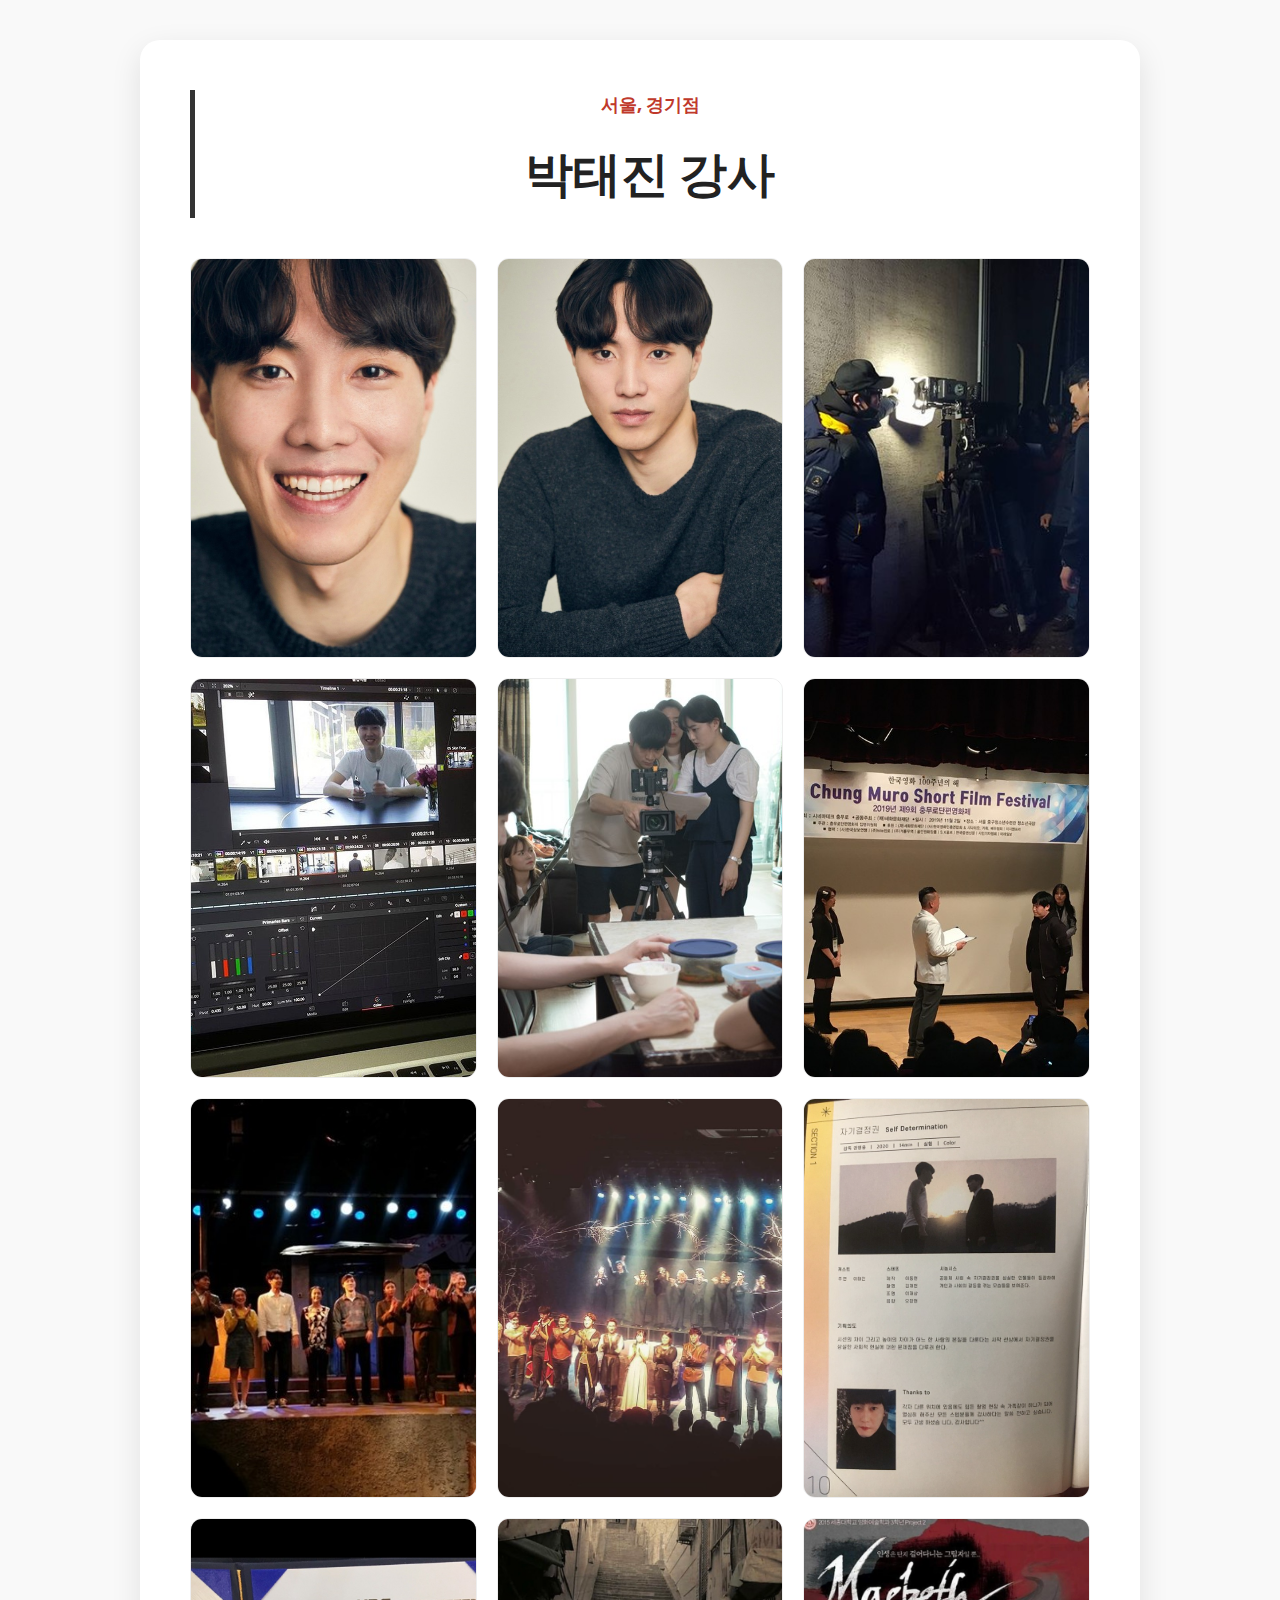
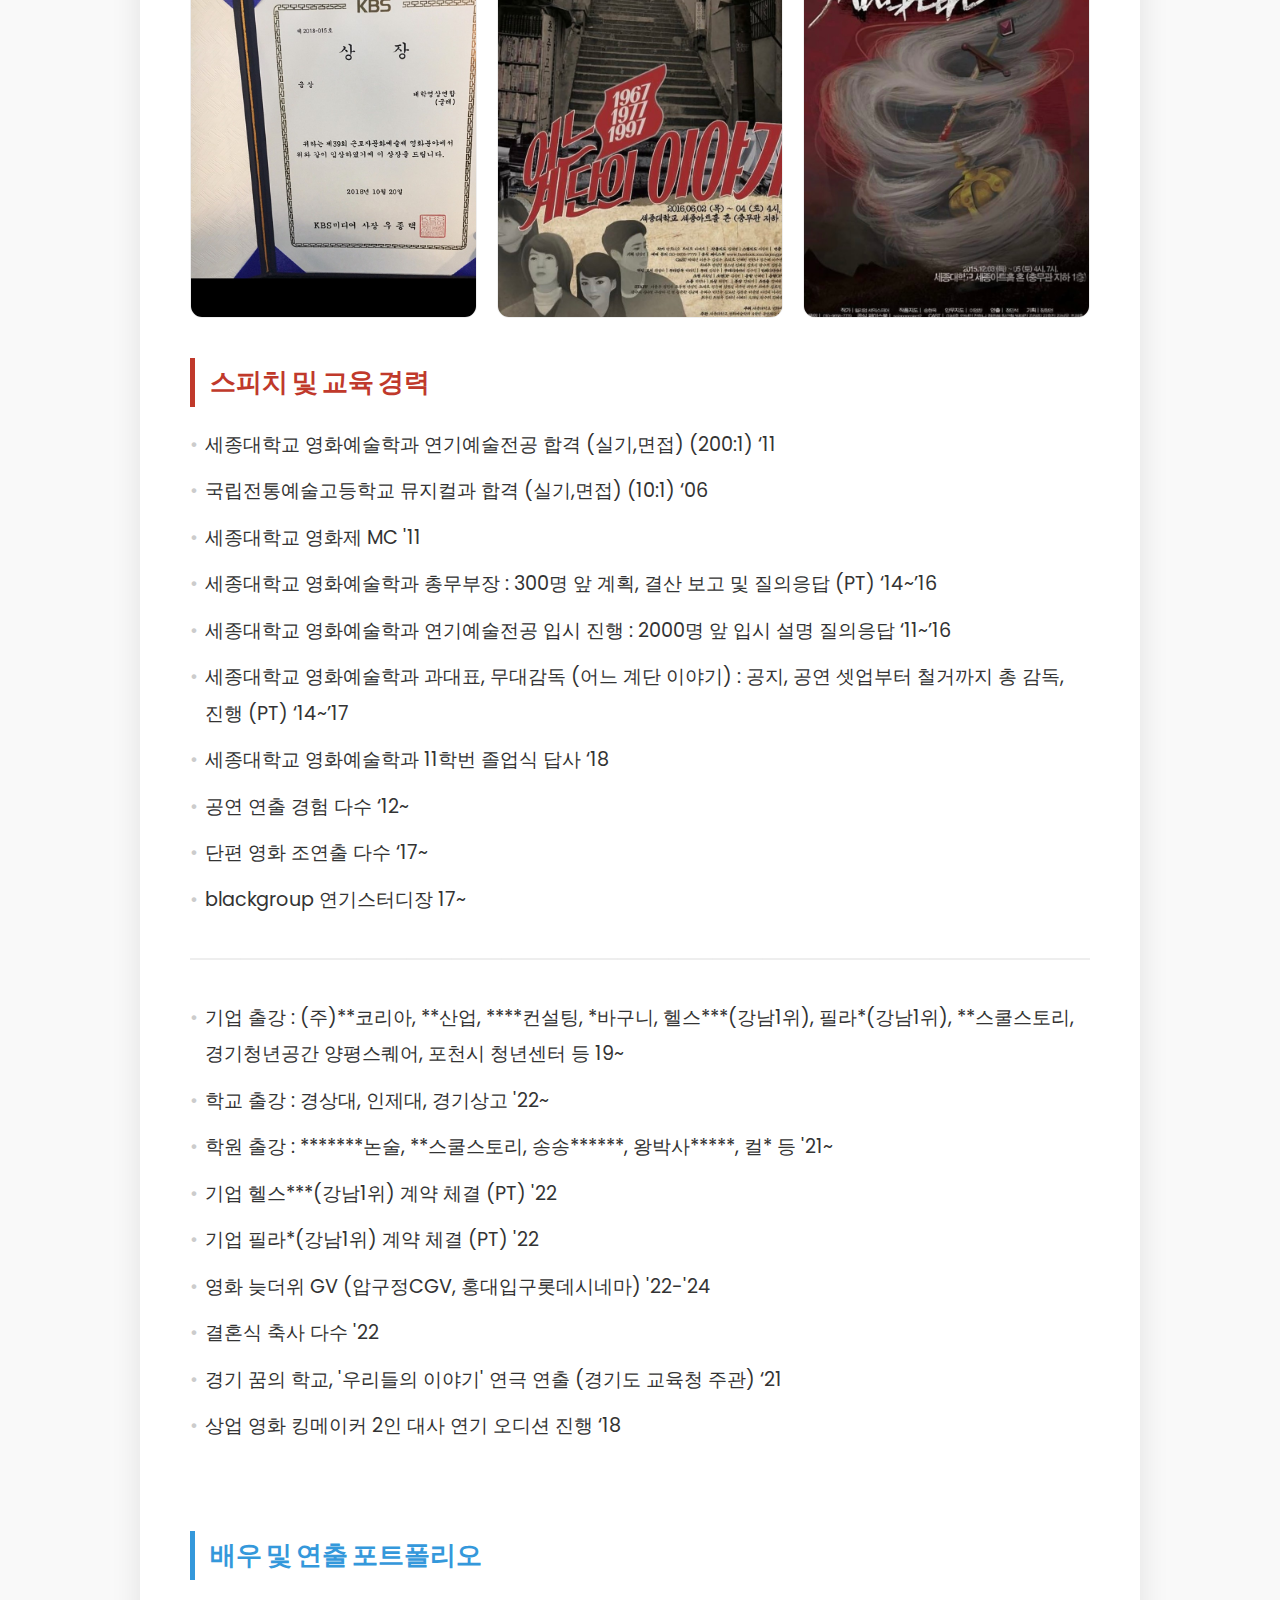
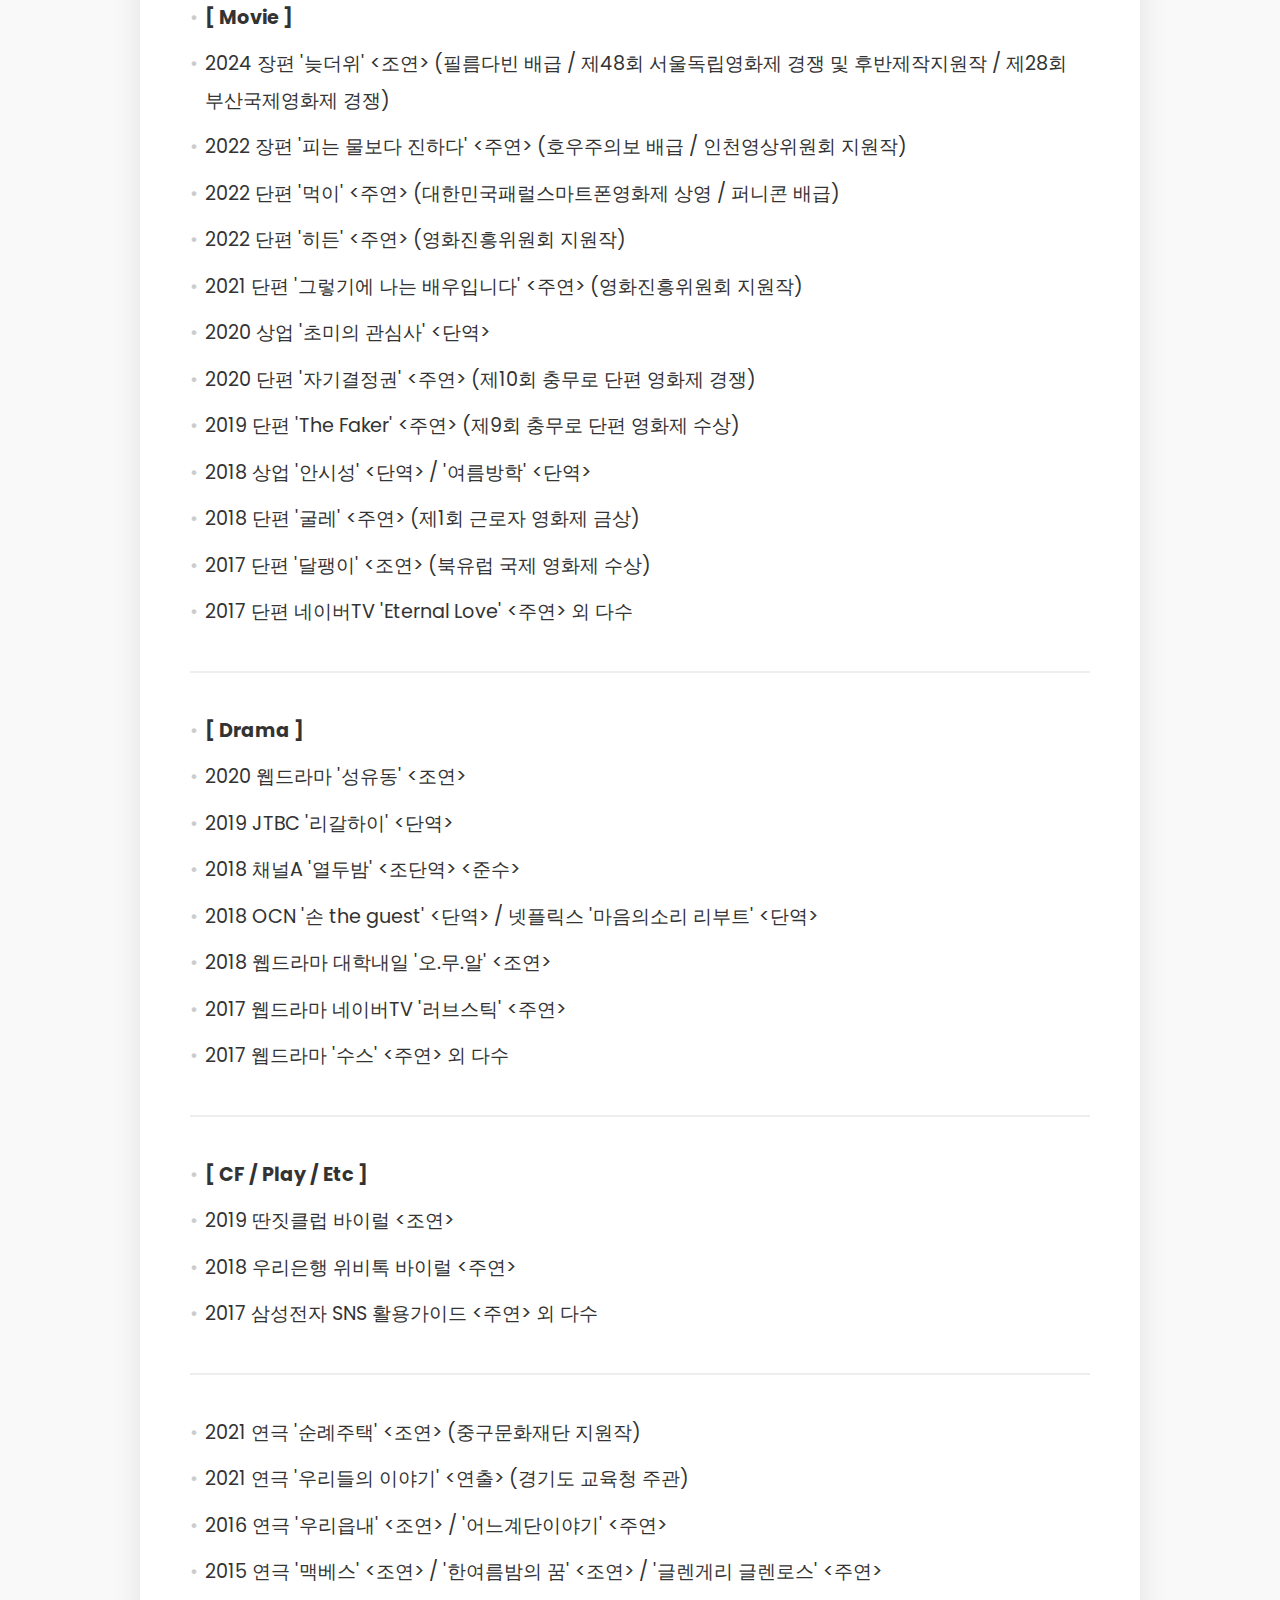
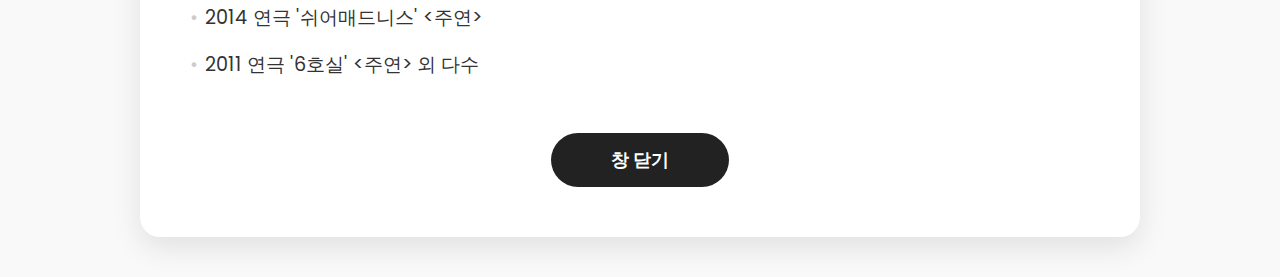
<file: teacher1.html>
<!DOCTYPE html>
<html lang="ko">

<head>
    <meta charset="UTF-8">
    <meta name="viewport" content="width=device-width, initial-scale=1.0">
    <title>박태진 강사 상세 프로필 | 스피치액트</title>
    <link rel="stylesheet" href="style.css">
    <style>
        body {
            padding: 40px 0;
            background: #f9f9f9;
            color: #333;
        }

        .detail-container {
            max-width: 1000px;
            margin: auto;
            background: #fff;
            padding: 50px;
            border-radius: 20px;
            box-shadow: 0 10px 30px rgba(0, 0, 0, 0.1);
        }

        .profile-header {
            text-align: center;
            margin-bottom: 40px;
        }

        .profile-header span {
            color: #c0392b;
            font-weight: 700;
            font-size: 1.1rem;
        }

        .profile-header h1 {
            font-size: 3rem;
            margin-top: 10px;
            color: #222;
        }

        .photo-grid {
            display: grid;
            grid-template-columns: repeat(auto-fill, minmax(280px, 1fr));
            gap: 20px;
            margin-bottom: 40px;
        }

        .photo-grid img {
            width: 100%;
            height: 400px;
            border-radius: 12px;
            object-fit: cover;
            border: 1px solid #eee;
        }

        .career-section {
            font-size: 1.2rem;
            line-height: 1.9;
        }

        /* 기본 글씨도 살짝 키웠습니다 */
        .section-title {
            font-size: 1.6rem;
            font-weight: 900;
            margin: 40px 0 20px;
            padding-left: 15px;
        }

        .red-title {
            color: #c0392b;
            border-left: 5px solid #c0392b;
        }

        .blue-title {
            color: #3498db;
            border-left: 5px solid #3498db;
        }

        .career-section p {
            margin-bottom: 10px;
            position: relative;
            padding-left: 15px;
        }

        .career-section p::before {
            content: '•';
            position: absolute;
            left: 0;
            color: #ccc;
        }

        .divider {
            margin: 40px 0;
            border-bottom: 2px dashed #eee;
        }

        .btn-area {
            text-align: center;
            margin-top: 50px;
        }

        .close-btn {
            padding: 15px 60px;
            background: #222;
            color: #fff;
            border: none;
            border-radius: 30px;
            cursor: pointer;
            font-size: 1.1rem;
            font-weight: bold;
        }

        /* 📱 모바일에서 확실하게 "우와 크다" 소리 나오게 수정 */
        @media (max-width: 600px) {

            /* 본문 글씨 크기 (기존보다 훨씬 크게) */
            .career-section {
                font-size: 18px !important;
                /* 픽셀(px)로 고정해서 확실히 키움 */
                line-height: 1.7;
            }

            /* 소제목 크기 (스피치 경력 등) */
            .section-title {
                font-size: 24px !important;
                margin: 40px 0 15px;
            }

            /* 프로필 상단 이름 */
            .profile-header h1 {
                font-size: 36px !important;
            }

            /* 지역 이름 (서울, 경기점) */
            .profile-header span {
                font-size: 18px !important;
            }
        }
    </style>
</head>

<body>

    <div class="detail-container">
        <div class="profile-header">
            <span>서울, 경기점</span>
            <h1>박태진 강사</h1>
        </div>

        <div class="photo-grid">
            <img src="images/teachers/teacher1/1-1.jpg" alt="박태진 강사 사진1">
            <img src="images/teachers/teacher1/1-2.jpg" alt="박태진 강사 사진2">
            <img src="images/teachers/teacher1/1-3.jpg" alt="박태진 강사 사진3">
            <img src="images/teachers/teacher1/1-4.jpg" alt="박태진 강사 사진4">
            <img src="images/teachers/teacher1/1-5.jpg" alt="박태진 강사 사진5">
            <img src="images/teachers/teacher1/1-6.jpg" alt="박태진 강사 사진6">
            <img src="images/teachers/teacher1/1-7.jpg" alt="박태진 강사 사진7">
            <img src="images/teachers/teacher1/1-8.jpg" alt="박태진 강사 사진8">
            <img src="images/teachers/teacher1/1-9.jpg" alt="박태진 강사 사진9">
            <img src="images/teachers/teacher1/1-10.jpg" alt="박태진 강사 사진10">
            <img src="images/teachers/teacher1/1-11.jpg" alt="박태진 강사 사진11">
            <img src="images/teachers/teacher1/1-12.jpg" alt="박태진 강사 사진12">
        </div>

        <div class="career-section">
            <h3 class="section-title red-title">스피치 및 교육 경력</h3>
            <p>세종대학교 영화예술학과 연기예술전공 합격 (실기,면접) (200:1) ‘11</p>
            <p>국립전통예술고등학교 뮤지컬과 합격 (실기,면접) (10:1) ‘06</p>
            <p>세종대학교 영화제 MC '11</p>
            <p>세종대학교 영화예술학과 총무부장 : 300명 앞 계획, 결산 보고 및 질의응답 (PT) ‘14~’16</p>
            <p>세종대학교 영화예술학과 연기예술전공 입시 진행 : 2000명 앞 입시 설명 질의응답 ‘11~’16</p>
            <p>세종대학교 영화예술학과 과대표, 무대감독 (어느 계단 이야기) : 공지, 공연 셋업부터 철거까지 총 감독, 진행 (PT) ‘14~’17</p>
            <p>세종대학교 영화예술학과 11학번 졸업식 답사 ‘18</p>
            <p>공연 연출 경험 다수 ‘12~</p>
            <p>단편 영화 조연출 다수 ‘17~</p>
            <p>blackgroup 연기스터디장 17~</p>

            <div class="divider"></div>

            <p>기업 출강 : (주)**코리아, **산업, ****컨설팅, *바구니, 헬스***(강남1위), 필라*(강남1위), **스쿨스토리, 경기청년공간 양평스퀘어, 포천시 청년센터 등 19~</p>
            <p>학교 출강 : 경상대, 인제대, 경기상고 '22~</p>
            <p>학원 출강 : *******논술, **스쿨스토리, 송송******, 왕박사*****, 컬* 등 '21~</p>
            <p>기업 헬스***(강남1위) 계약 체결 (PT) '22</p>
            <p>기업 필라*(강남1위) 계약 체결 (PT) '22</p>
            <p>영화 늦더위 GV (압구정CGV, 홍대입구롯데시네마) '22-'24</p>
            <p>결혼식 축사 다수 '22</p>
            <p>경기 꿈의 학교, '우리들의 이야기' 연극 연출 (경기도 교육청 주관) ‘21</p>
            <p>상업 영화 킹메이커 2인 대사 연기 오디션 진행 ‘18</p>

            <br>
            <h3 class="section-title blue-title">배우 및 연출 포트폴리오</h3>
            <p><strong>[ Movie ]</strong></p>
            <p>2024 장편 '늦더위' &lt;조연&gt; (필름다빈 배급 / 제48회 서울독립영화제 경쟁 및 후반제작지원작 / 제28회 부산국제영화제 경쟁)</p>
            <p>2022 장편 '피는 물보다 진하다' &lt;주연&gt; (호우주의보 배급 / 인천영상위원회 지원작)</p>
            <p>2022 단편 '먹이' &lt;주연&gt; (대한민국패럴스마트폰영화제 상영 / 퍼니콘 배급)</p>
            <p>2022 단편 '히든' &lt;주연&gt; (영화진흥위원회 지원작)</p>
            <p>2021 단편 '그렇기에 나는 배우입니다' &lt;주연&gt; (영화진흥위원회 지원작)</p>
            <p>2020 상업 '초미의 관심사' &lt;단역&gt;</p>
            <p>2020 단편 '자기결정권' &lt;주연&gt; (제10회 충무로 단편 영화제 경쟁)</p>
            <p>2019 단편 'The Faker' &lt;주연&gt; (제9회 충무로 단편 영화제 수상)</p>
            <p>2018 상업 '안시성' &lt;단역&gt; / '여름방학' &lt;단역&gt;</p>
            <p>2018 단편 '굴레' &lt;주연&gt; (제1회 근로자 영화제 금상)</p>
            <p>2017 단편 '달팽이' &lt;조연&gt; (북유럽 국제 영화제 수상)</p>
            <p>2017 단편 네이버TV 'Eternal Love' &lt;주연&gt; 외 다수</p>

            <div class="divider"></div>

            <p><strong>[ Drama ]</strong></p>
            <p>2020 웹드라마 '성유동' &lt;조연&gt;</p>
            <p>2019 JTBC '리갈하이' &lt;단역&gt;</p>
            <p>2018 채널A '열두밤' &lt;조단역&gt; &lt;준수&gt;</p>
            <p>2018 OCN '손 the guest' &lt;단역&gt; / 넷플릭스 '마음의소리 리부트' &lt;단역&gt;</p>
            <p>2018 웹드라마 대학내일 '오.무.알' &lt;조연&gt;</p>
            <p>2017 웹드라마 네이버TV '러브스틱' &lt;주연&gt;</p>
            <p>2017 웹드라마 '수스' &lt;주연&gt; 외 다수</p>

            <div class="divider"></div>

            <p><strong>[ CF / Play / Etc ]</strong></p>
            <p>2019 딴짓클럽 바이럴 &lt;조연&gt;</p>
            <p>2018 우리은행 위비톡 바이럴 &lt;주연&gt;</p>
            <p>2017 삼성전자 SNS 활용가이드 &lt;주연&gt; 외 다수</p>
            <div class="divider"></div>
            <p>2021 연극 '순례주택' &lt;조연&gt; (중구문화재단 지원작)</p>
            <p>2021 연극 '우리들의 이야기' &lt;연출&gt; (경기도 교육청 주관)</p>
            <p>2016 연극 '우리읍내' &lt;조연&gt; / '어느계단이야기' &lt;주연&gt;</p>
            <p>2015 연극 '맥베스' &lt;조연&gt; / '한여름밤의 꿈' &lt;조연&gt; / '글렌게리 글렌로스' &lt;주연&gt;</p>
            <p>2014 연극 '쉬어매드니스' &lt;주연&gt;</p>
            <p>2011 연극 '6호실' &lt;주연&gt; 외 다수</p>
        </div>

        <div class="btn-area">
            <button class="close-btn" onclick="window.close()">창 닫기</button>
        </div>
    </div>

</body>

</html>
</file>
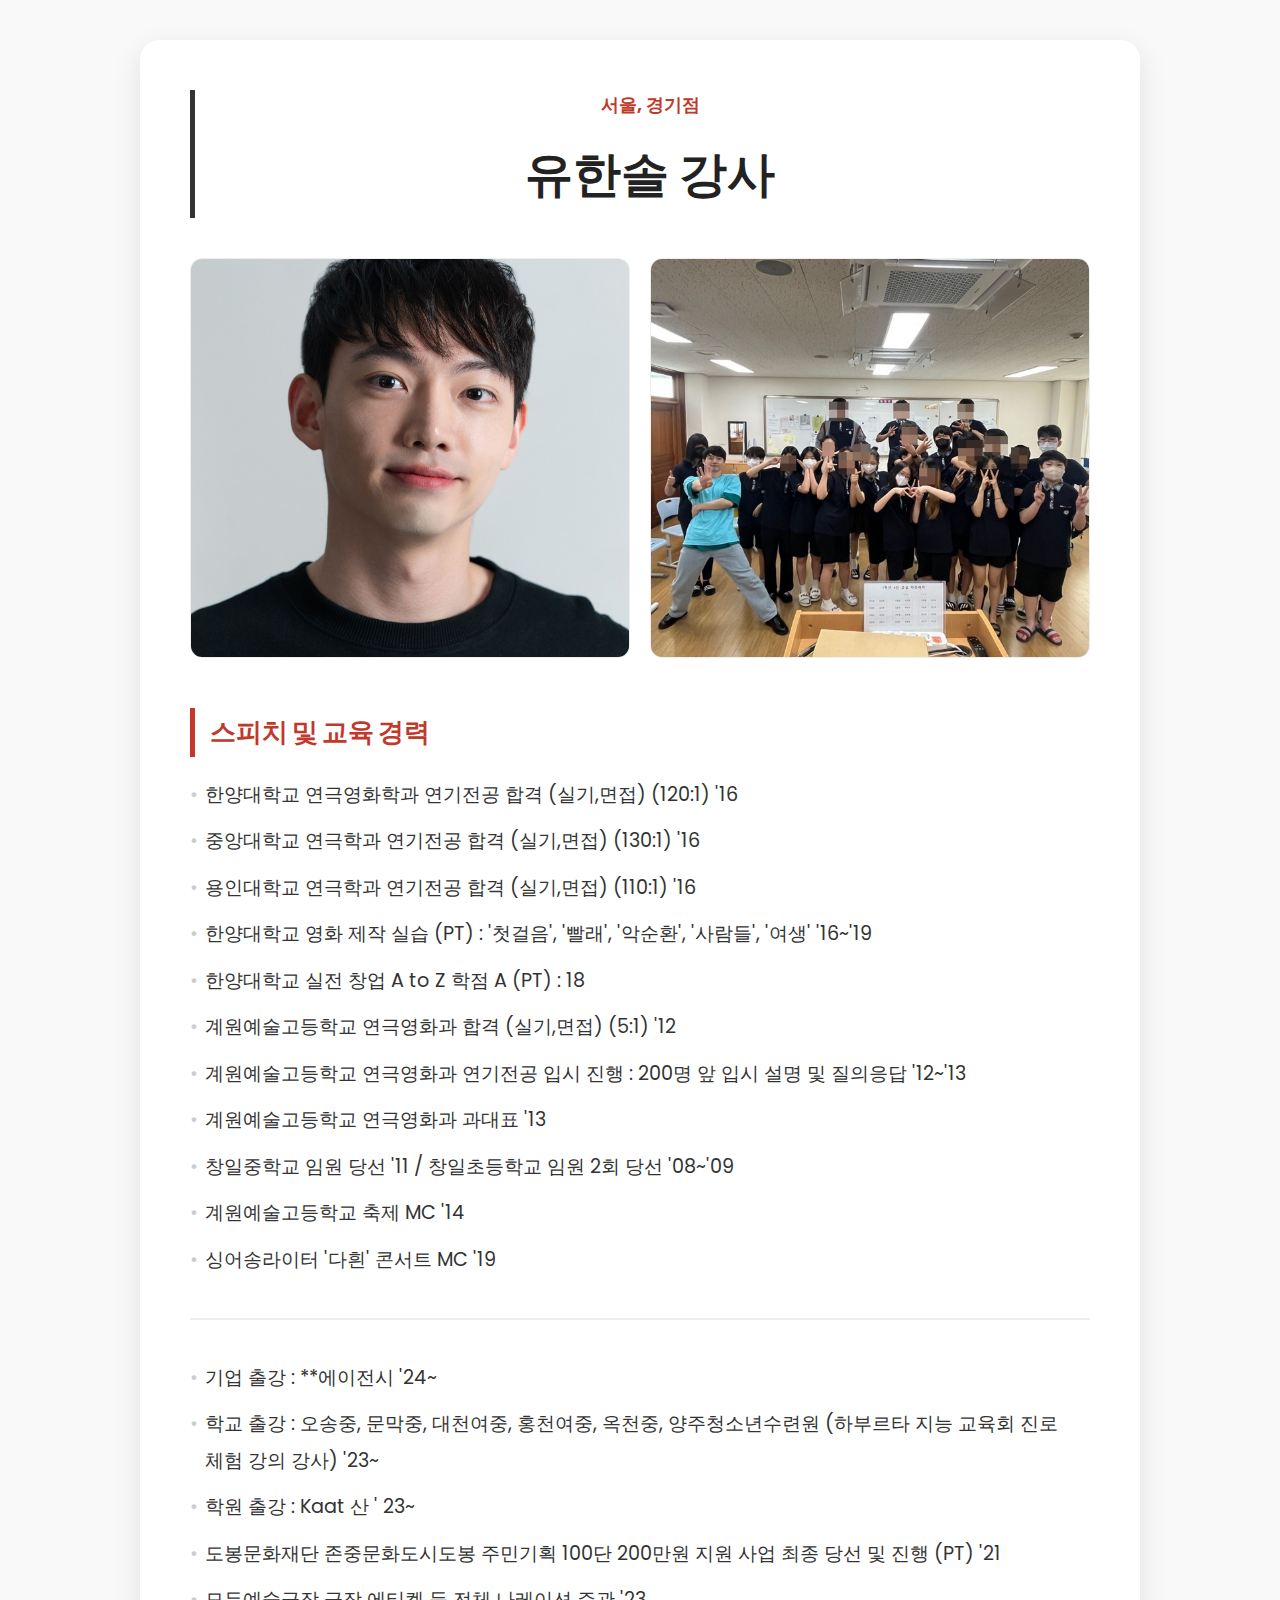
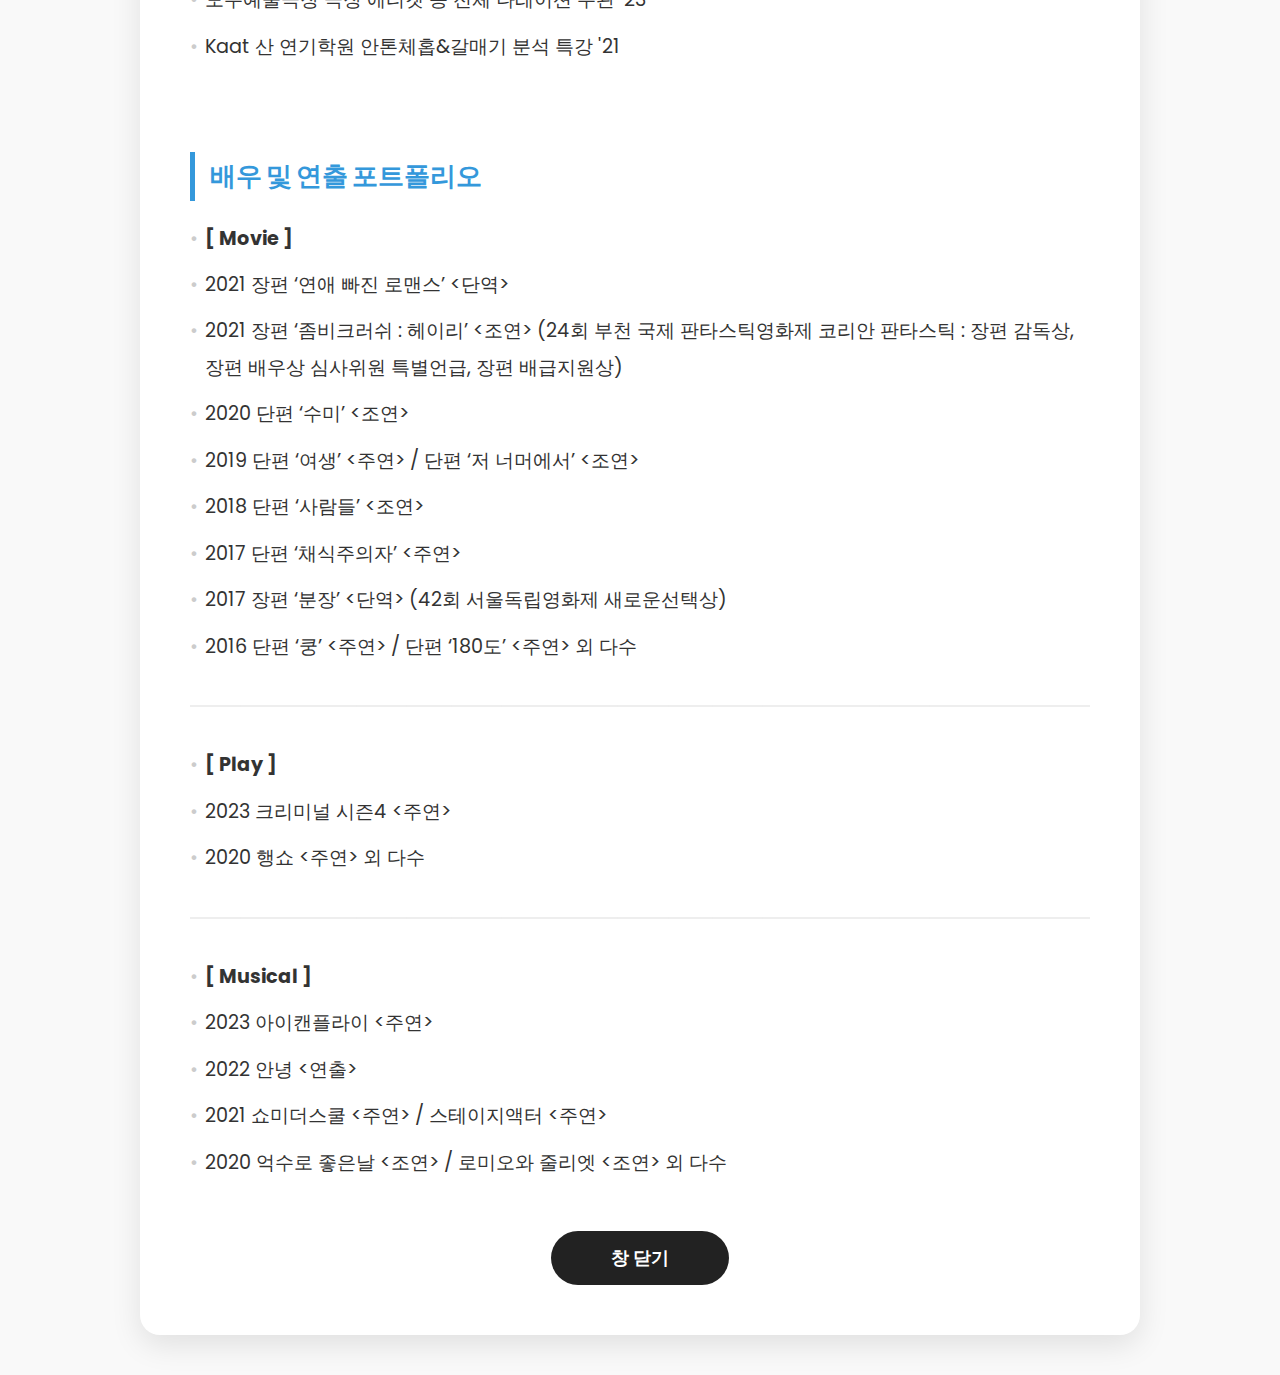
<file: teacher2.html>
<!DOCTYPE html>
<html lang="ko">

<head>
    <meta charset="UTF-8">
    <meta name="viewport" content="width=device-width, initial-scale=1.0">
    <title>유한솔 강사 상세 프로필 | 스피치액트</title>
    <link rel="stylesheet" href="style.css">
    <style>
        /* 큼직하고 시원한 최종 스타일 적용 */
        body {
            padding: 40px 0;
            background: #f9f9f9;
            color: #333;
        }

        .detail-container {
            max-width: 1000px;
            margin: auto;
            background: #fff;
            padding: 50px;
            border-radius: 20px;
            box-shadow: 0 10px 30px rgba(0, 0, 0, 0.1);
        }

        .profile-header {
            text-align: center;
            margin-bottom: 40px;
        }

        .profile-header span {
            color: #c0392b;
            font-weight: 700;
            font-size: 1.1rem;
        }

        .profile-header h1 {
            font-size: 3rem;
            margin-top: 10px;
            color: #222;
        }

        .photo-grid {
            display: grid;
            grid-template-columns: repeat(auto-fill, minmax(300px, 1fr));
            gap: 20px;
            margin-bottom: 50px;
        }

        .photo-grid img {
            width: 100%;
            height: 400px;
            border-radius: 12px;
            object-fit: cover;
            border: 1px solid #eee;
        }

        .career-section {
            font-size: 1.2rem;
            line-height: 1.9;
        }

        .section-title {
            font-size: 1.6rem;
            font-weight: 900;
            margin: 40px 0 20px;
            padding-left: 15px;
        }

        .red-title {
            color: #c0392b;
            border-left: 5px solid #c0392b;
        }

        .blue-title {
            color: #3498db;
            border-left: 5px solid #3498db;
        }

        .career-section p {
            margin-bottom: 10px;
            position: relative;
            padding-left: 15px;
        }

        .career-section p::before {
            content: '•';
            position: absolute;
            left: 0;
            color: #ccc;
        }

        .divider {
            margin: 40px 0;
            border-bottom: 2px dashed #eee;
        }

        .btn-area {
            text-align: center;
            margin-top: 50px;
        }

        .close-btn {
            padding: 15px 60px;
            background: #222;
            color: #fff;
            border: none;
            border-radius: 30px;
            cursor: pointer;
            font-size: 1.1rem;
            font-weight: bold;
        }

        /* 📱 모바일에서 확실하게 "우와 크다" 소리 나오게 수정 */
        @media (max-width: 600px) {

            /* 본문 글씨 크기 (기존보다 훨씬 크게) */
            .career-section {
                font-size: 18px !important;
                /* 픽셀(px)로 고정해서 확실히 키움 */
                line-height: 1.7;
            }

            /* 소제목 크기 (스피치 경력 등) */
            .section-title {
                font-size: 24px !important;
                margin: 40px 0 15px;
            }

            /* 프로필 상단 이름 */
            .profile-header h1 {
                font-size: 36px !important;
            }

            /* 지역 이름 (서울, 경기점) */
            .profile-header span {
                font-size: 18px !important;
            }
        }
    </style>
</head>

<body>
    <div class="detail-container">
        <div class="profile-header">
            <span>서울, 경기점</span>
            <h1>유한솔 강사</h1>
        </div>

        <div class="photo-grid">
            <img src="images/teachers/teacher2/2-1.jpg" alt="유한솔 강사 사진1">
            <img src="images/teachers/teacher2/2-2.jpg" alt="유한솔 강사 사진2">
        </div>

        <div class="career-section">
            <h3 class="section-title red-title">스피치 및 교육 경력</h3>
            <p>한양대학교 연극영화학과 연기전공 합격 (실기,면접) (120:1) '16</p>
            <p>중앙대학교 연극학과 연기전공 합격 (실기,면접) (130:1) '16</p>
            <p>용인대학교 연극학과 연기전공 합격 (실기,면접) (110:1) '16</p>
            <p>한양대학교 영화 제작 실습 (PT) : '첫걸음', '빨래', '악순환', '사람들', '여생' '16~'19</p>
            <p>한양대학교 실전 창업 A to Z 학점 A (PT) : 18</p>
            <p>계원예술고등학교 연극영화과 합격 (실기,면접) (5:1) '12</p>
            <p>계원예술고등학교 연극영화과 연기전공 입시 진행 : 200명 앞 입시 설명 및 질의응답 '12~'13</p>
            <p>계원예술고등학교 연극영화과 과대표 '13</p>
            <p>창일중학교 임원 당선 '11 / 창일초등학교 임원 2회 당선 '08~'09</p>
            <p>계원예술고등학교 축제 MC '14</p>
            <p>싱어송라이터 '다흰' 콘서트 MC '19</p>

            <div class="divider"></div>

            <p>기업 출강 : **에이전시 '24~</p>
            <p>학교 출강 : 오송중, 문막중, 대천여중, 홍천여중, 옥천중, 양주청소년수련원 (하부르타 지능 교육회 진로 체험 강의 강사) '23~</p>
            <p>학원 출강 : Kaat 산 ' 23~</p>
            <p>도봉문화재단 존중문화도시도봉 주민기획 100단 200만원 지원 사업 최종 당선 및 진행 (PT) '21</p>
            <p>모두예술극장 극장 에티켓 등 전체 나레이션 주관 '23</p>
            <p>Kaat 산 연기학원 안톤체홉&갈매기 분석 특강 '21</p>

            <br>
            <h3 class="section-title blue-title">배우 및 연출 포트폴리오</h3>
            <p><strong>[ Movie ]</strong></p>
            <p>2021 장편 ‘연애 빠진 로맨스’ &lt;단역&gt;</p>
            <p>2021 장편 ‘좀비크러쉬 : 헤이리’ &lt;조연&gt; (24회 부천 국제 판타스틱영화제 코리안 판타스틱 : 장편 감독상, 장편 배우상 심사위원 특별언급, 장편 배급지원상)</p>
            <p>2020 단편 ‘수미’ &lt;조연&gt;</p>
            <p>2019 단편 ‘여생’ &lt;주연&gt; / 단편 ‘저 너머에서’ &lt;조연&gt;</p>
            <p>2018 단편 ‘사람들’ &lt;조연&gt;</p>
            <p>2017 단편 ‘채식주의자’ &lt;주연&gt;</p>
            <p>2017 장편 ‘분장’ &lt;단역&gt; (42회 서울독립영화제 새로운선택상)</p>
            <p>2016 단편 ‘쿵’ &lt;주연&gt; / 단편 ‘180도’ &lt;주연&gt; 외 다수</p>

            <div class="divider"></div>

            <p><strong>[ Play ]</strong></p>
            <p>2023 크리미널 시즌4 &lt;주연&gt;</p>
            <p>2020 행쇼 &lt;주연&gt; 외 다수</p>

            <div class="divider"></div>

            <p><strong>[ Musical ]</strong></p>
            <p>2023 아이캔플라이 &lt;주연&gt;</p>
            <p>2022 안녕 &lt;연출&gt;</p>
            <p>2021 쇼미더스쿨 &lt;주연&gt; / 스테이지액터 &lt;주연&gt;</p>
            <p>2020 억수로 좋은날 &lt;조연&gt / 로미오와 줄리엣 &lt;조연&gt; 외 다수</p>
        </div>

        <div class="btn-area">
            <button class="close-btn" onclick="window.close()">창 닫기</button>
        </div>
    </div>
</body>

</html>
</file>
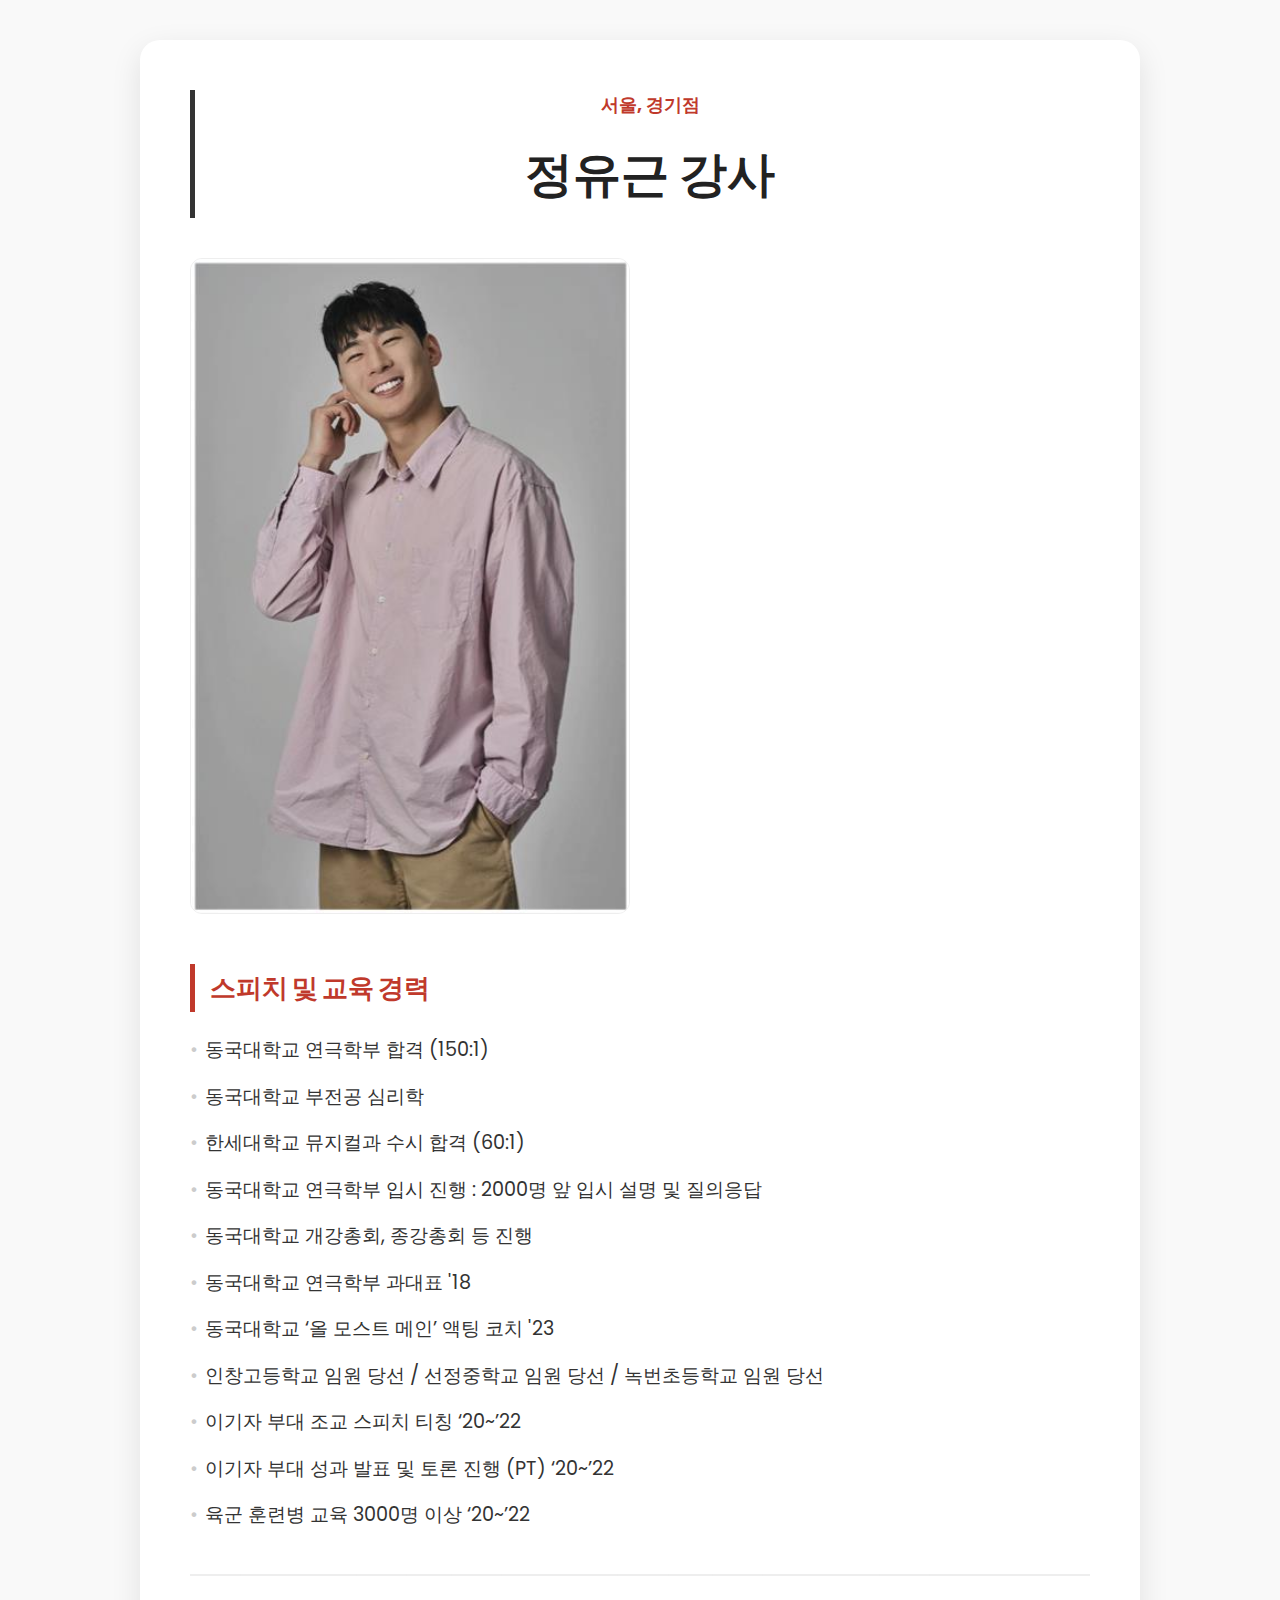
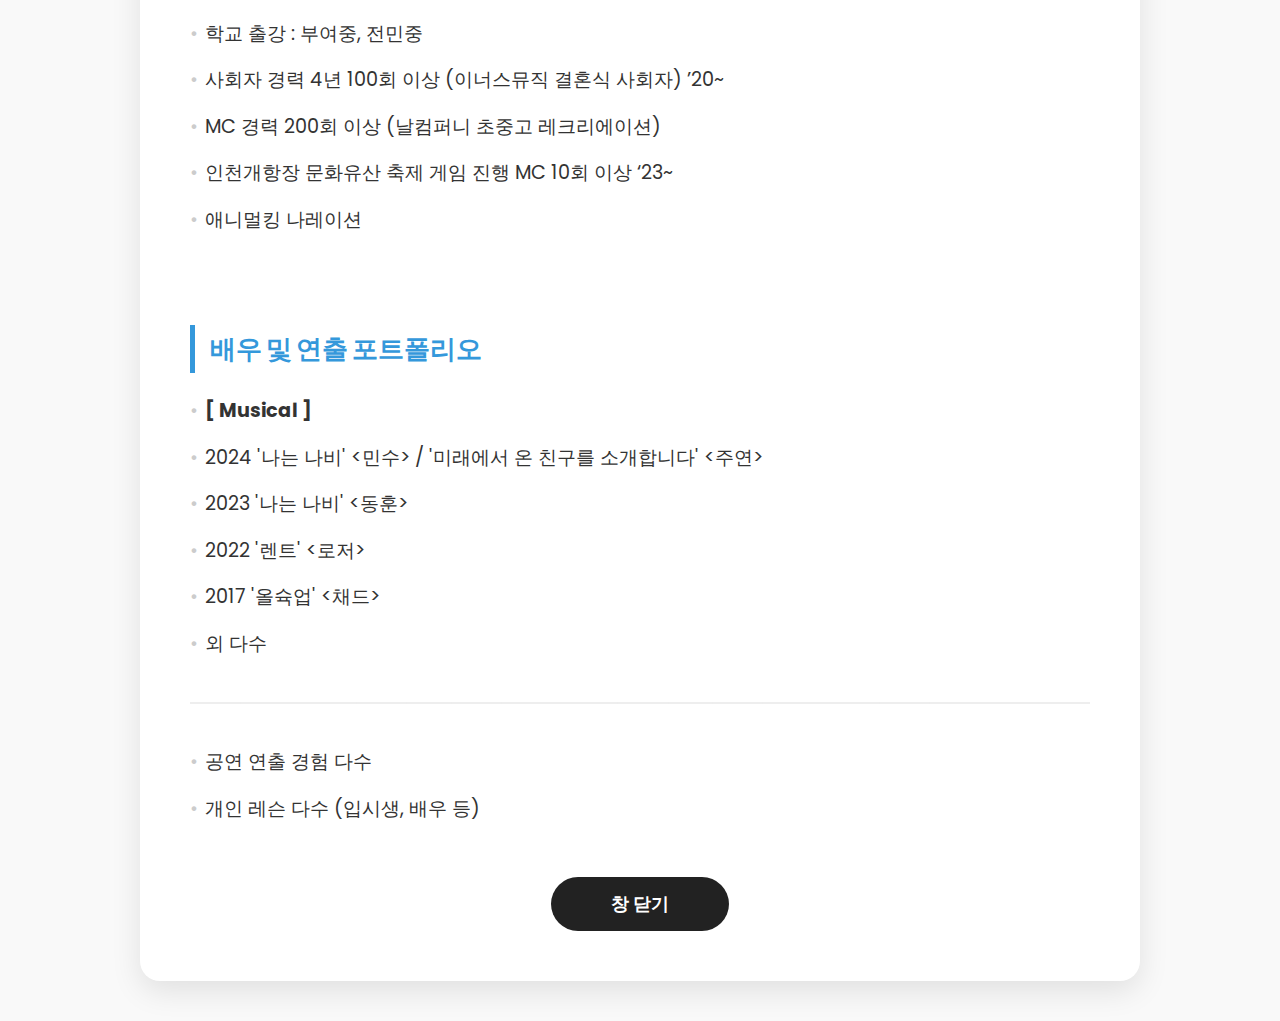
<file: teacher3.html>
<!DOCTYPE html>
<html lang="ko">

<head>
    <meta charset="UTF-8">
    <meta name="viewport" content="width=device-width, initial-scale=1.0">
    <title>정유근 강사 상세 프로필 | 스피치액트</title>
    <link rel="stylesheet" href="style.css">
    <style>
        /* 큼직하고 시원한 최종 디자인 규칙 */
        body {
            padding: 40px 0;
            background: #f9f9f9;
            color: #333;
        }

        .detail-container {
            max-width: 1000px;
            margin: auto;
            background: #fff;
            padding: 50px;
            border-radius: 20px;
            box-shadow: 0 10px 30px rgba(0, 0, 0, 0.1);
        }

        .profile-header {
            text-align: center;
            margin-bottom: 40px;
        }

        .profile-header .branch {
            color: #c0392b;
            font-weight: 700;
            font-size: 1.1rem;
        }

        .profile-header h1 {
            font-size: 3rem;
            margin-top: 10px;
            color: #222;
        }

        .photo-grid {
            display: grid;
            grid-template-columns: repeat(auto-fill, minmax(300px, 1fr));
            gap: 20px;
            margin-bottom: 50px;
        }

        .photo-grid img {
            width: 100%;
            height: auto;
            border-radius: 12px;
            object-fit: cover;
            border: 1px solid #eee;
        }

        .career-section {
            font-size: 1.2rem;
            line-height: 1.9;
        }

        .section-title {
            font-size: 1.6rem;
            font-weight: 900;
            margin: 40px 0 20px;
            padding-left: 15px;
        }

        .red-title {
            color: #c0392b;
            border-left: 5px solid #c0392b;
        }

        .blue-title {
            color: #3498db;
            border-left: 5px solid #3498db;
        }

        .career-section p {
            margin-bottom: 10px;
            position: relative;
            padding-left: 15px;
        }

        .career-section p::before {
            content: '•';
            position: absolute;
            left: 0;
            color: #ccc;
        }

        .divider {
            margin: 40px 0;
            border-bottom: 2px dashed #eee;
        }

        .btn-area {
            text-align: center;
            margin-top: 50px;
        }

        .close-btn {
            padding: 15px 60px;
            background: #222;
            color: #fff;
            border: none;
            border-radius: 30px;
            cursor: pointer;
            font-size: 1.1rem;
            font-weight: bold;
        }

        /* 📱 모바일에서 확실하게 "우와 크다" 소리 나오게 수정 */
        @media (max-width: 600px) {

            /* 본문 글씨 크기 (기존보다 훨씬 크게) */
            .career-section {
                font-size: 18px !important;
                /* 픽셀(px)로 고정해서 확실히 키움 */
                line-height: 1.7;
            }

            /* 소제목 크기 (스피치 경력 등) */
            .section-title {
                font-size: 24px !important;
                margin: 40px 0 15px;
            }

            /* 프로필 상단 이름 */
            .profile-header h1 {
                font-size: 36px !important;
            }

            /* 지역 이름 (서울, 경기점) */
            .profile-header span {
                font-size: 18px !important;
            }
        }
    </style>
</head>

<body>
    <div class="detail-container">
        <div class="profile-header">
            <span class="branch">서울, 경기점</span>
            <h1>정유근 강사</h1>
        </div>

        <div class="photo-grid">
            <img src="images/teachers/teacher3/3-1.jpg" alt="정유근 강사 사진">
        </div>

        <div class="career-section">
            <h3 class="section-title red-title">스피치 및 교육 경력</h3>
            <p>동국대학교 연극학부 합격 (150:1)</p>
            <p>동국대학교 부전공 심리학</p>
            <p>한세대학교 뮤지컬과 수시 합격 (60:1)</p>
            <p>동국대학교 연극학부 입시 진행 : 2000명 앞 입시 설명 및 질의응답</p>
            <p>동국대학교 개강총회, 종강총회 등 진행</p>
            <p>동국대학교 연극학부 과대표 '18</p>
            <p>동국대학교 ‘올 모스트 메인’ 액팅 코치 '23</p>
            <p>인창고등학교 임원 당선 / 선정중학교 임원 당선 / 녹번초등학교 임원 당선</p>
            <p>이기자 부대 조교 스피치 티칭 ‘20~’22</p>
            <p>이기자 부대 성과 발표 및 토론 진행 (PT) ‘20~’22</p>
            <p>육군 훈련병 교육 3000명 이상 ‘20~’22</p>

            <div class="divider"></div>

            <p>학교 출강 : 부여중, 전민중</p>
            <p>사회자 경력 4년 100회 이상 (이너스뮤직 결혼식 사회자) ’20~</p>
            <p>MC 경력 200회 이상 (날컴퍼니 초중고 레크리에이션)</p>
            <p>인천개항장 문화유산 축제 게임 진행 MC 10회 이상 ‘23~</p>
            <p>애니멀킹 나레이션</p>

            <br>
            <h3 class="section-title blue-title">배우 및 연출 포트폴리오</h3>
            <p><strong>[ Musical ]</strong></p>
            <p>2024 '나는 나비' &lt;민수&gt; / '미래에서 온 친구를 소개합니다' &lt;주연&gt;</p>
            <p>2023 '나는 나비' &lt;동훈&gt;</p>
            <p>2022 '렌트' &lt;로저&gt;</p>
            <p>2017 '올슉업' &lt;채드&gt;</p>
            <p>외 다수</p>

            <div class="divider"></div>

            <p>공연 연출 경험 다수</p>
            <p>개인 레슨 다수 (입시생, 배우 등)</p>
        </div>

        <div class="btn-area">
            <button class="close-btn" onclick="window.close()">창 닫기</button>
        </div>
    </div>
</body>

</html>
</file>
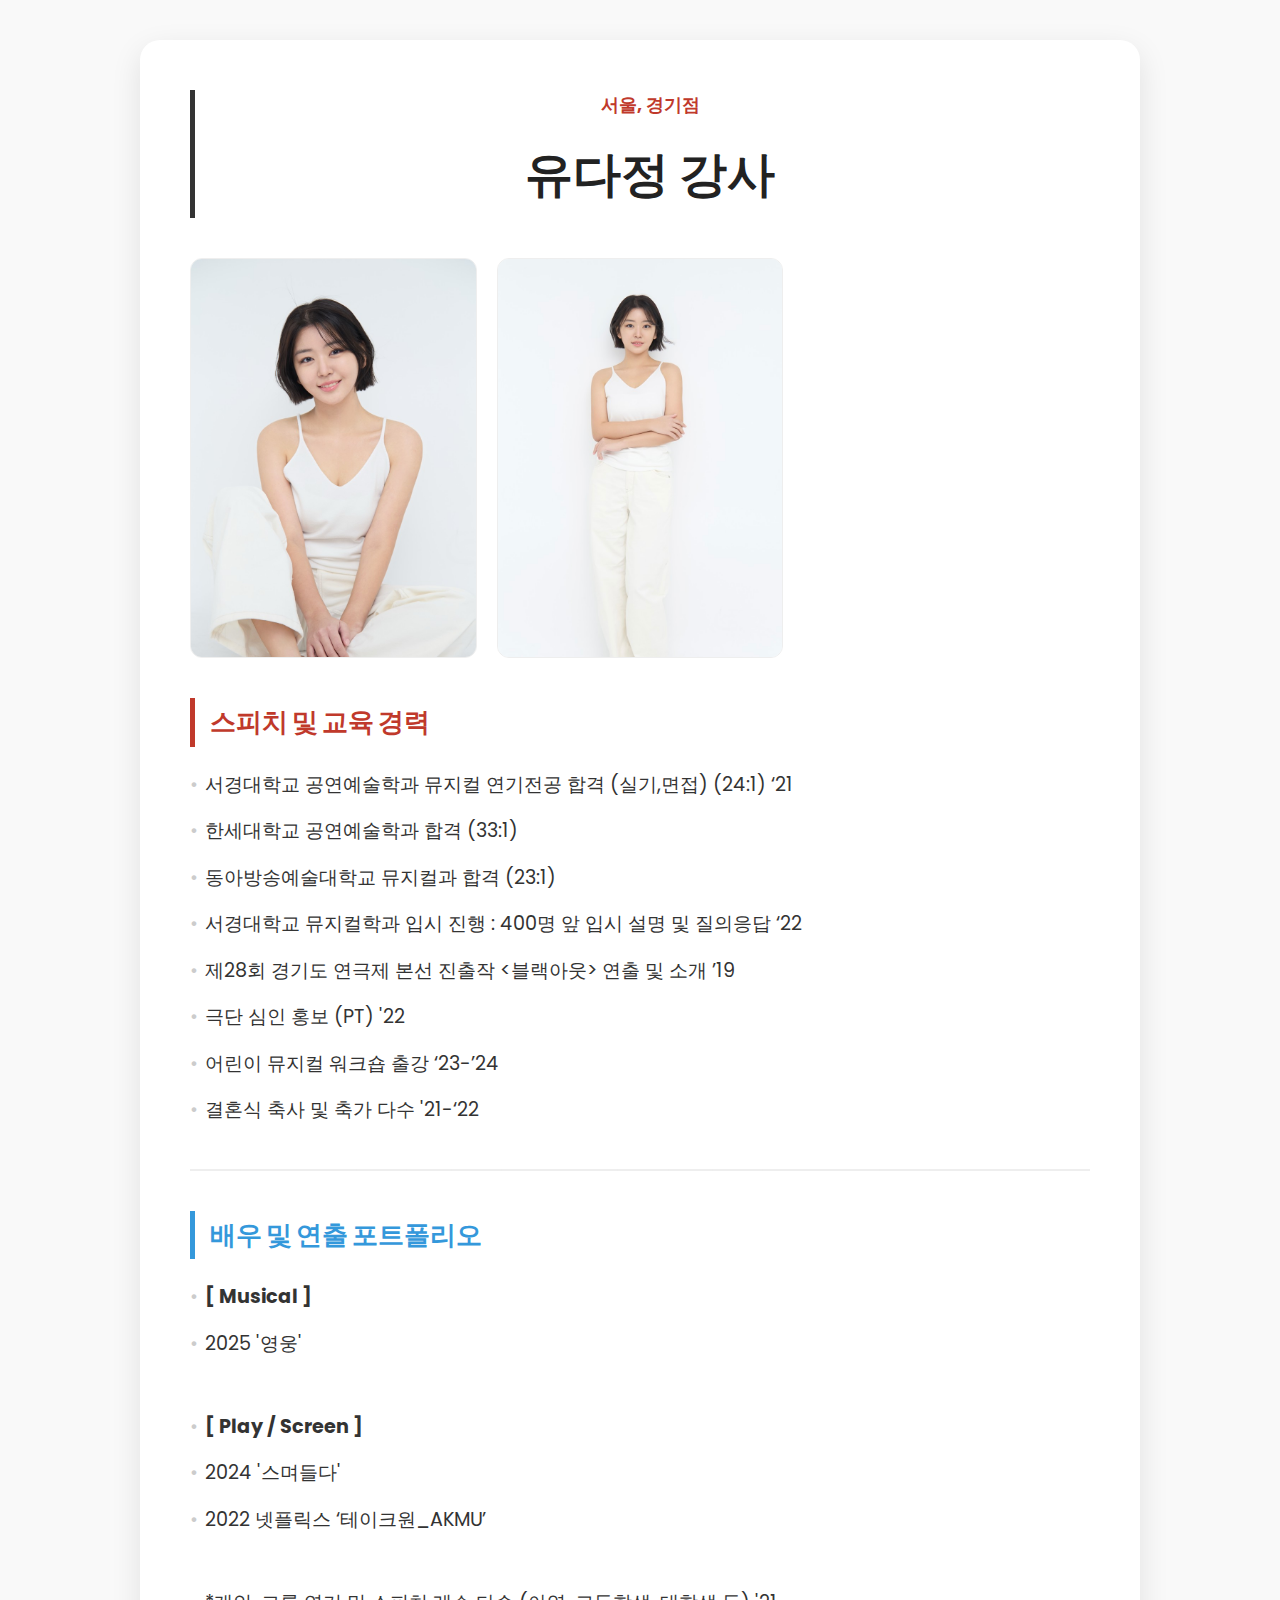
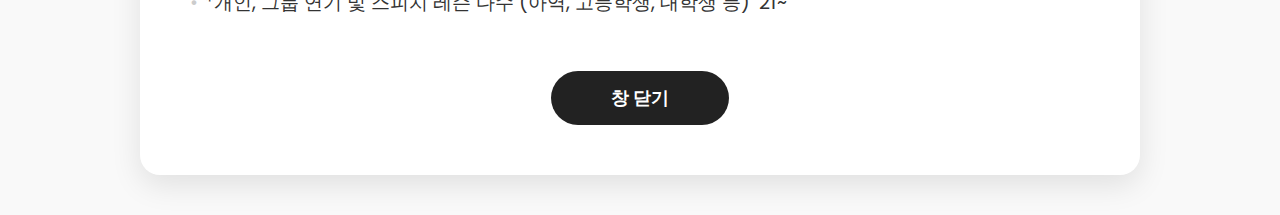
<file: teacher4.html>
<!DOCTYPE html>
<html lang="ko">

<head>
    <meta charset="UTF-8">
    <meta name="viewport" content="width=device-width, initial-scale=1.0">
    <title>유다정 강사 상세 프로필 | 스피치액트</title>
    <link rel="stylesheet" href="style.css">
    <style>
        /* 모든 강사 공통 - 시원시원한 디자인 */
        body {
            padding: 40px 0;
            background: #f9f9f9;
            color: #333;
        }

        .detail-container {
            max-width: 1000px;
            margin: auto;
            background: #fff;
            padding: 50px;
            border-radius: 20px;
            box-shadow: 0 10px 30px rgba(0, 0, 0, 0.1);
        }

        .profile-header {
            text-align: center;
            margin-bottom: 40px;
        }

        .profile-header .branch {
            color: #c0392b;
            font-weight: 700;
            font-size: 1.1rem;
        }

        .profile-header h1 {
            font-size: 3rem;
            margin-top: 10px;
            color: #222;
        }

        .photo-grid {
            display: grid;
            grid-template-columns: repeat(auto-fill, minmax(280px, 1fr));
            gap: 20px;
            margin-bottom: 40px;
        }

        .photo-grid img {
            width: 100%;
            height: 400px;
            border-radius: 12px;
            object-fit: cover;
            border: 1px solid #eee;
        }

        .career-section {
            font-size: 1.2rem;
            line-height: 1.9;
        }

        .section-title {
            font-size: 1.6rem;
            font-weight: 900;
            margin: 40px 0 20px;
            padding-left: 15px;
        }

        .red-title {
            color: #c0392b;
            border-left: 5px solid #c0392b;
        }

        .blue-title {
            color: #3498db;
            border-left: 5px solid #3498db;
        }

        .career-section p {
            margin-bottom: 10px;
            position: relative;
            padding-left: 15px;
        }

        .career-section p::before {
            content: '•';
            position: absolute;
            left: 0;
            color: #ccc;
        }

        .divider {
            margin: 40px 0;
            border-bottom: 2px dashed #eee;
        }

        .btn-area {
            text-align: center;
            margin-top: 50px;
        }

        .close-btn {
            padding: 15px 60px;
            background: #222;
            color: #fff;
            border: none;
            border-radius: 30px;
            cursor: pointer;
            font-size: 1.1rem;
            font-weight: bold;
        }

        /* 📱 모바일에서 확실하게 "우와 크다" 소리 나오게 수정 */
        @media (max-width: 600px) {

            /* 본문 글씨 크기 (기존보다 훨씬 크게) */
            .career-section {
                font-size: 18px !important;
                /* 픽셀(px)로 고정해서 확실히 키움 */
                line-height: 1.7;
            }

            /* 소제목 크기 (스피치 경력 등) */
            .section-title {
                font-size: 24px !important;
                margin: 40px 0 15px;
            }

            /* 프로필 상단 이름 */
            .profile-header h1 {
                font-size: 36px !important;
            }

            /* 지역 이름 (서울, 경기점) */
            .profile-header span {
                font-size: 18px !important;
            }
        }
    </style>
</head>

<body>
    <div class="detail-container">
        <div class="profile-header">
            <span class="branch">서울, 경기점</span>
            <h1>유다정 강사</h1>
        </div>

        <div class="photo-grid">
            <img src="images/teachers/teacher4/4-1.jpg" alt="유다정 강사 사진1">
            <img src="images/teachers/teacher4/4-2.jpg" alt="유다정 강사 사진2">
        </div>

        <div class="career-section">
            <h3 class="section-title red-title">스피치 및 교육 경력</h3>
            <p>서경대학교 공연예술학과 뮤지컬 연기전공 합격 (실기,면접) (24:1) ‘21</p>
            <p>한세대학교 공연예술학과 합격 (33:1)</p>
            <p>동아방송예술대학교 뮤지컬과 합격 (23:1)</p>
            <p>서경대학교 뮤지컬학과 입시 진행 : 400명 앞 입시 설명 및 질의응답 ‘22</p>
            <p>제28회 경기도 연극제 본선 진출작 &lt;블랙아웃&gt; 연출 및 소개 ’19</p>
            <p>극단 심인 홍보 (PT) '22</p>
            <p>어린이 뮤지컬 워크숍 출강 ‘23-’24</p>
            <p>결혼식 축사 및 축가 다수 '21-‘22</p>

            <div class="divider"></div>

            <h3 class="section-title blue-title">배우 및 연출 포트폴리오</h3>
            <p><strong>[ Musical ]</strong></p>
            <p>2025 '영웅'</p>

            <br>

            <p><strong>[ Play / Screen ]</strong></p>
            <p>2024 '스며들다'</p>
            <p>2022 넷플릭스 ‘테이크원_AKMU’</p>

            <br>
            <p>*개인, 그룹 연기 및 스피치 레슨 다수 (아역, 고등학생, 대학생 등) '21~</p>
        </div>

        <div class="btn-area">
            <button class="close-btn" onclick="window.close()">창 닫기</button>
        </div>
    </div>
</body>

</html>
</file>
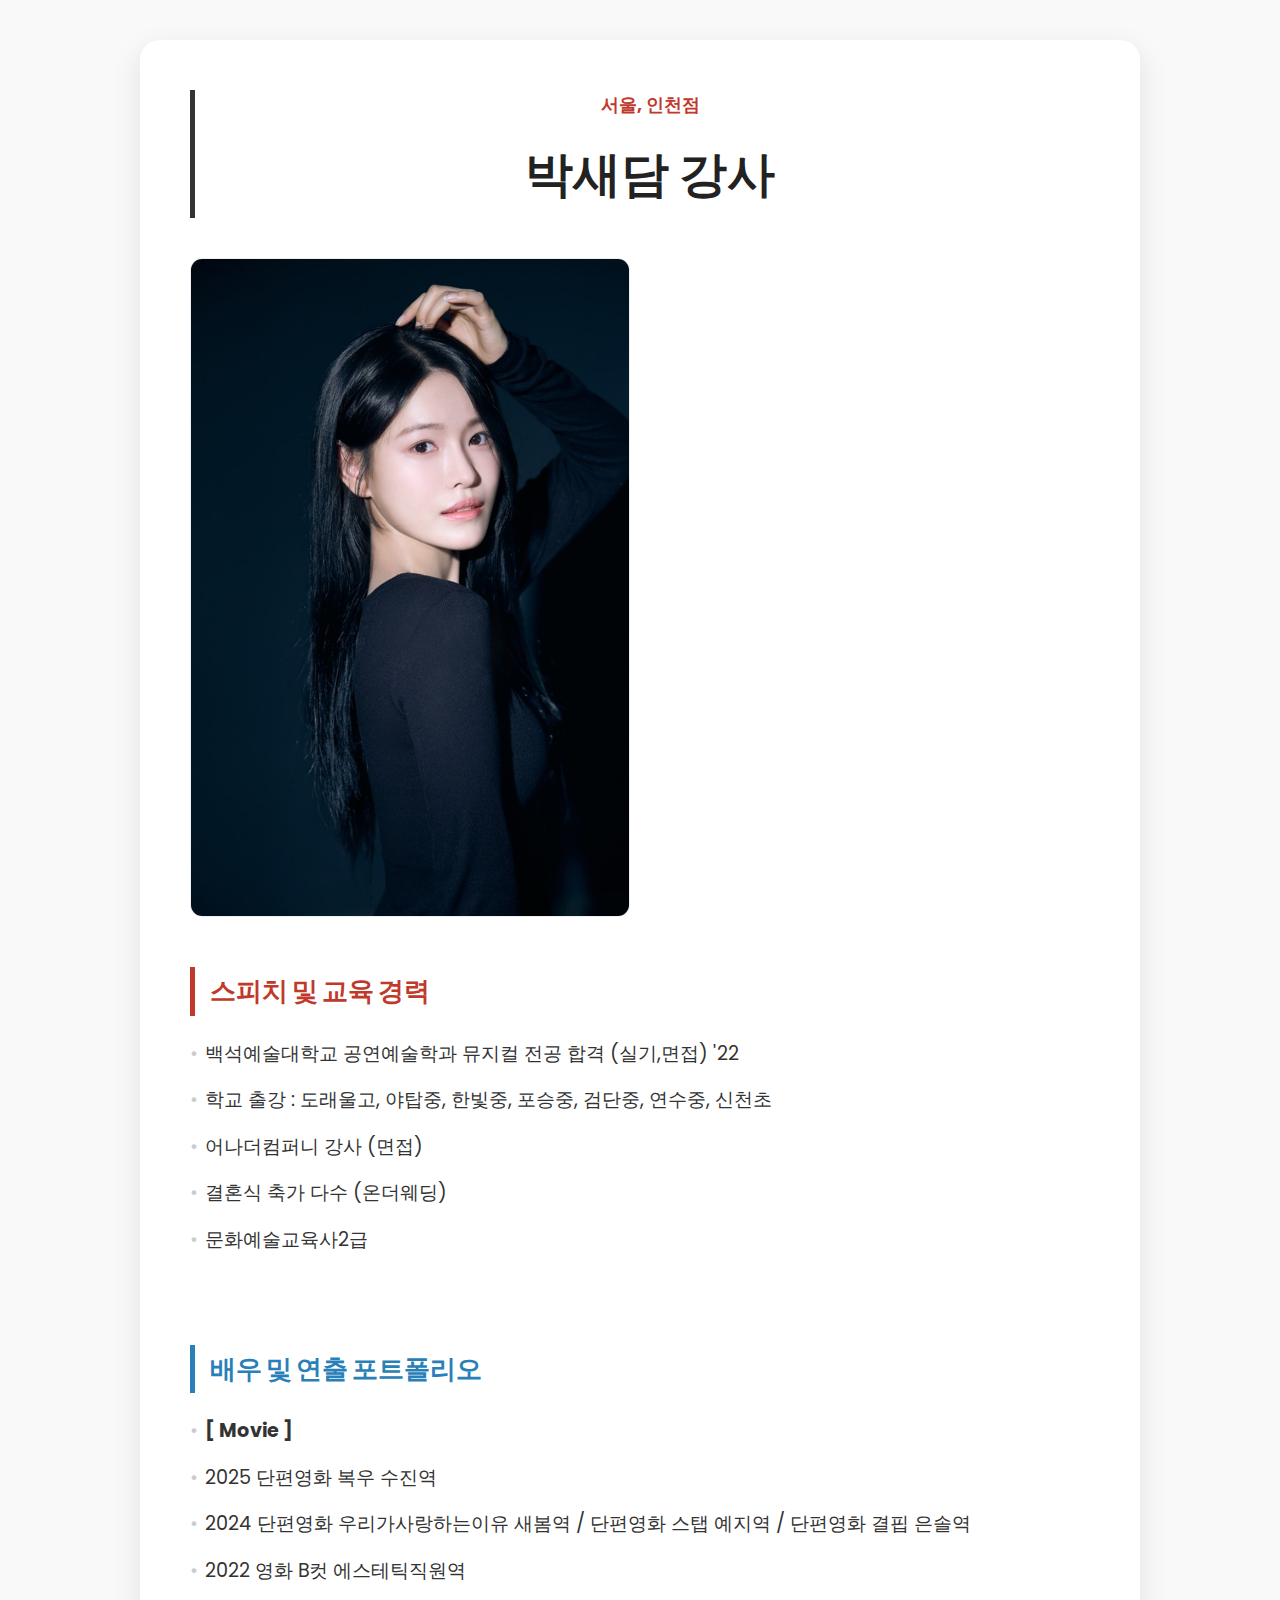
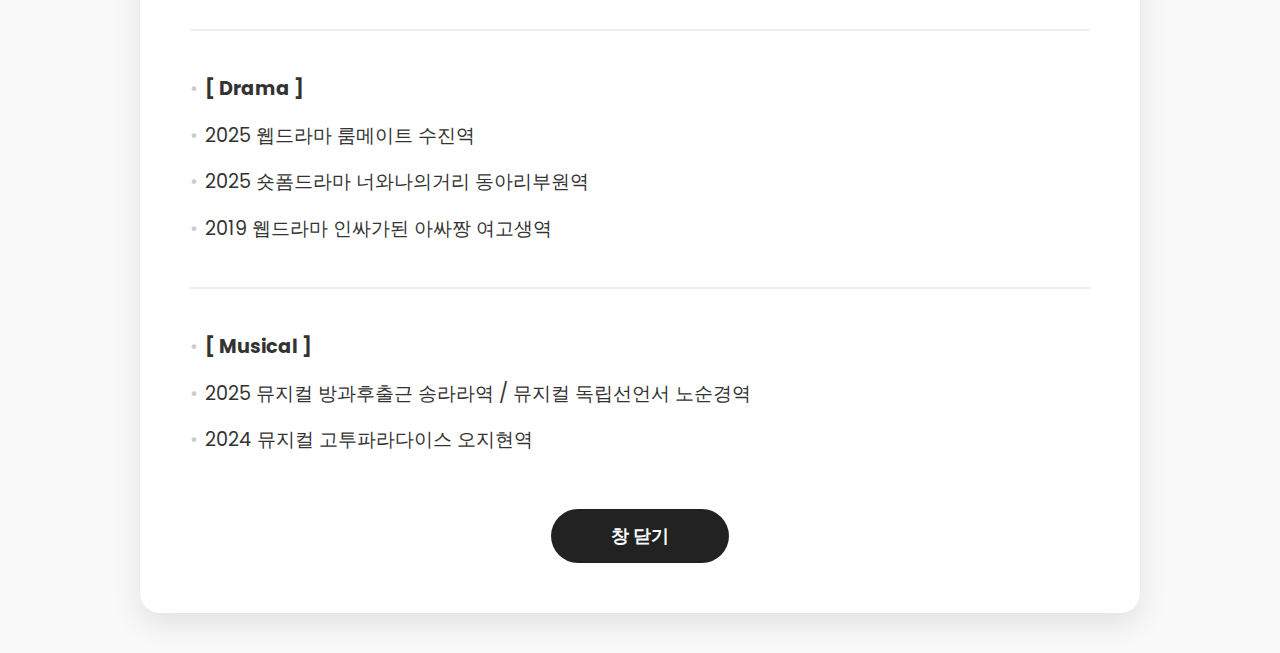
<file: teacher5.html>
<!DOCTYPE html>
<html lang="ko">

<head>
    <meta charset="UTF-8">
    <meta name="viewport" content="width=device-width, initial-scale=1.0">
    <title>박새담 강사 상세 프로필 | 스피치액트</title>
    <link rel="stylesheet" href="style.css">
    <style>
        /* 공통 럭셔리 디자인 (큼직한 버전) */
        body {
            padding: 40px 0;
            background: #f9f9f9;
            color: #333;
        }

        .detail-container {
            max-width: 1000px;
            margin: auto;
            background: #fff;
            padding: 50px;
            border-radius: 20px;
            box-shadow: 0 10px 30px rgba(0, 0, 0, 0.1);
        }

        .profile-header {
            text-align: center;
            margin-bottom: 40px;
        }

        .profile-header .branch {
            color: #c0392b;
            font-weight: 700;
            font-size: 1.1rem;
        }

        .profile-header h1 {
            font-size: 3rem;
            margin-top: 10px;
            color: #222;
        }

        .photo-grid {
            display: grid;
            grid-template-columns: repeat(auto-fill, minmax(300px, 1fr));
            gap: 20px;
            margin-bottom: 50px;
        }

        .photo-grid img {
            width: 100%;
            height: auto;
            border-radius: 12px;
            object-fit: cover;
            border: 1px solid #eee;
        }

        .career-section {
            font-size: 1.2rem;
            line-height: 1.9;
        }

        .section-title {
            font-size: 1.6rem;
            font-weight: 900;
            margin: 40px 0 20px;
            padding-left: 15px;
        }

        .red-title {
            color: #c0392b;
            border-left: 5px solid #c0392b;
        }

        .blue-title {
            color: #2980b9;
            border-left: 5px solid #2980b9;
        }

        .career-section p {
            margin-bottom: 10px;
            position: relative;
            padding-left: 15px;
        }

        .career-section p::before {
            content: '•';
            position: absolute;
            left: 0;
            color: #ccc;
        }

        .divider {
            margin: 40px 0;
            border-bottom: 2px dashed #eee;
        }

        .btn-area {
            text-align: center;
            margin-top: 50px;
        }

        .close-btn {
            padding: 15px 60px;
            background: #222;
            color: #fff;
            border: none;
            border-radius: 30px;
            cursor: pointer;
            font-size: 1.1rem;
            font-weight: bold;
        }

        /* 📱 모바일에서 확실하게 "우와 크다" 소리 나오게 수정 */
        @media (max-width: 600px) {

            /* 본문 글씨 크기 (기존보다 훨씬 크게) */
            .career-section {
                font-size: 18px !important;
                /* 픽셀(px)로 고정해서 확실히 키움 */
                line-height: 1.7;
            }

            /* 소제목 크기 (스피치 경력 등) */
            .section-title {
                font-size: 24px !important;
                margin: 40px 0 15px;
            }

            /* 프로필 상단 이름 */
            .profile-header h1 {
                font-size: 36px !important;
            }

            /* 지역 이름 (서울, 경기점) */
            .profile-header span {
                font-size: 18px !important;
            }
        }
    </style>
</head>

<body>
    <div class="detail-container">
        <div class="profile-header">
            <span class="branch">서울, 인천점</span>
            <h1>박새담 강사</h1>
        </div>

        <div class="photo-grid">
            <img src="images/teachers/teacher5/5-1.jpg" alt="박새담 강사 사진1">
        </div>

        <div class="career-section">
            <h3 class="section-title red-title">스피치 및 교육 경력</h3>
            <p>백석예술대학교 공연예술학과 뮤지컬 전공 합격 (실기,면접) '22</p>
            <p>학교 출강 : 도래울고, 야탑중, 한빛중, 포승중, 검단중, 연수중, 신천초</p>
            <p>어나더컴퍼니 강사 (면접)</p>
            <p>결혼식 축가 다수 (온더웨딩)</p>
            <p>문화예술교육사2급</p>

            <br>
            <h3 class="section-title blue-title">배우 및 연출 포트폴리오</h3>
            <p><strong>[ Movie ]</strong></p>
            <p>2025 단편영화 복우 수진역</p>
            <p>2024 단편영화 우리가사랑하는이유 새봄역 / 단편영화 스탭 예지역 / 단편영화 결핍 은솔역</p>
            <p>2022 영화 B컷 에스테틱직원역</p>

            <div class="divider"></div>

            <p><strong>[ Drama ]</strong></p>
            <p>2025 웹드라마 룸메이트 수진역</p>
            <p>2025 숏폼드라마 너와나의거리 동아리부원역</p>
            <p>2019 웹드라마 인싸가된 아싸짱 여고생역</p>

            <div class="divider"></div>

            <p><strong>[ Musical ]</strong></p>
            <p>2025 뮤지컬 방과후출근 송라라역 / 뮤지컬 독립선언서 노순경역</p>
            <p>2024 뮤지컬 고투파라다이스 오지현역</p>
        </div>

        <div class="btn-area">
            <button class="close-btn" onclick="window.close()">창 닫기</button>
        </div>
    </div>
</body>

</html>
</file>
<file: style.css>
/* 1. 웹 폰트 및 전체 초기화 */
@import url('https://fonts.googleapis.com/css2?family=Poppins:wght@400;700;900&family=Varela+Round&display=swap');

* {
  margin: 0;
  padding: 0;
  box-sizing: border-box;
}

body {
  font-family: 'Poppins', 'Malgun Gothic', sans-serif;
  color: #333;
  line-height: 1.8;
  word-break: keep-all;
  /* 한글 줄바꿈 예쁘게 */
}

a,
a:link,
a:visited {
  color: inherit;
  text-decoration: none;
}

li {
  list-style: none;
}

.container {
  max-width: 1140px;
  margin: 0 auto;
  width: 90%;
}

/* 2. Header 설정 */
header {
  position: fixed;
  top: 0;
  z-index: 1000;
  width: 100%;
  padding: 1.5rem 0;
  background-color: rgba(0, 0, 0, 0.4);
  transition: 0.3s;
}

header .container {
  display: flex;
  justify-content: space-between;
  align-items: center;
}

header nav ul {
  display: flex;
}

header nav ul li {
  padding: 0 15px;
}

header button {
  background: transparent;
  border: 0;
  cursor: pointer;
  color: white;
  font-size: 1.1rem;
  font-weight: 500;
}

header h1 button {
  font-size: 2rem;
  font-weight: bold;
}

/* 3. Main 비주얼 */
main {
  width: 100%;
  height: 100vh;
  color: white;
  background: linear-gradient(rgba(0, 0, 0, 0.7), rgba(0, 0, 0, 0.7)), url('images/me.jpg') center center;
  background-size: cover;
  display: flex;
  justify-content: center;
  align-items: center;
  text-align: center;
}

main h2 {
  font-size: 3.5rem;
  margin: 2rem 0;
  letter-spacing: 2px;
  font-family: 'Varela Round', sans-serif;
}

main h2 span {
  color: white;
}

/* 4. 공통 Section 설정 */
section {
  padding: 10rem 0;
}

#about {
  background-color: #f9f9f9;
}

#features {
  background-color: #ffffff;
}

section .title {
  margin-bottom: 8rem;
  text-align: center;
}

section .title h4 {
  font-size: 1.2rem;
  color: #ff6a6a;
  text-transform: uppercase;
  letter-spacing: 3px;
  margin-bottom: 1rem;
}

section .title h2 {
  font-size: 3.5rem;
  font-weight: 700;
}

/* 5. About (인사말 & 이력) 레이아웃 */
section .about-self {
  display: flex;
  flex-direction: column;
  align-items: center;
}

section .about-self .about-image {
  width: 100%;
  text-align: center;
  margin-bottom: 6rem;
}

section .about-self .about-image img {
  width: 800px;
  max-width: 95%;
  height: auto;
  border-radius: 40px;
  box-shadow: 0 30px 60px rgba(0, 0, 0, 0.15);
}

section .about-self .about-content {
  width: 100%;
  max-width: 900px;
  padding: 0 20px;
}

section .about-self .about-content h3 {
  font-size: 2.8rem;
  margin-bottom: 4rem;
  text-align: center;
}

/* ★ 요청하신 중간 제목 스타일 (강렬한 빨간색 & 거대함) */
section .about-self .about-content h4 {
  font-size: 2.4rem !important;
  /* 엄청 크게 */
  color: #ff0000 !important;
  /* 완전 빨강 */
  font-weight: 900 !important;
  margin-top: 6rem !important;
  margin-bottom: 2rem !important;
  display: block;
  letter-spacing: -1px;
}

section .about-self .about-content p {
  font-size: 1.25rem;
  line-height: 2.4;
  /* 이력 내용이 많으므로 줄간격 넉넉히 */
  margin-bottom: 2.5rem;
  color: #444;
}

section .about-self .about-content p strong {
  color: #000;
  font-weight: 700;
}

section .about-self .about-content hr {
  margin: 6rem 0;
  border: 0;
  border-top: 1px solid #ddd;
}

/* 6. 소셜 아이콘 */
section .about-self .social {
  text-align: center;
  margin-top: 6rem;
  padding-top: 2rem;
}

section .about-self .social a {
  font-size: 3rem;
  margin: 0 20px;
  color: #333;
  transition: 0.3s;
}

section .about-self .social a:hover {
  color: #ff6a6a;
}

/* 7. What I Do (Features) 카드 섹션 */
/* 7. 강사(Teachers) 섹션 스타일 */

/* 강사 한 명을 묶는 전체 컨테이너 */
.teacher-container {
  margin-bottom: 100px;
  /* 강사들 사이의 간격 */
}

/* 사진 그룹: 무조건 한 줄에 3장씩 */
.photo-group {
  display: flex;
  flex-wrap: wrap;
  /* 사진이 많으면 다음 줄로 넘김 */
  gap: 15px;
  /* 사진 사이 간격 */
  justify-content: center;
  margin-bottom: 40px;
}

.photo-group img {
  /* 가로 너비를 33.33%에서 간격을 뺀 만큼 설정하여 정확히 3장씩 배치 */
  width: calc(33.33% - 10px);
  height: auto;
  /* 얼굴 안 잘리게 비율 유지 */
  border-radius: 12px;
  transition: 0.3s;
  object-fit: cover;
  /* 사진 크기가 달라도 꽉 채우기 */
}

.photo-group img:hover {
  transform: scale(1.05);
  /* 마우스 올리면 살짝 커짐 */
  cursor: pointer;
}

/* 강사 경력 박스: 한 줄로 쭉 나열 */
.teacher-profile.simple-list {
  max-width: 900px;
  /* 너무 넓게 퍼지지 않게 제한 */
  margin: 0 auto;
  /* 가운데 정렬 */
  padding: 0 20px;
  text-align: left;
  /* 글자는 왼쪽 정렬 */
}

.profile-header {
  margin-bottom: 25px;
  border-left: 5px solid #333;
  /* 이름 옆 강조 선 */
  padding-left: 15px;
}

.name {
  font-size: 24px;
  font-weight: bold;
  margin: 5px 0;
}

.branch {
  font-size: 14px;
  color: #666;
}

/* 경력 텍스트 스타일 */
.career-content p {
  margin: 0;
  font-size: 16px;
  line-height: 2.2;
  /* 줄 간격을 넓게 해서 읽기 편하게 */
  color: #444;
  word-break: keep-all;
  /* 단어가 중간에 잘리지 않게 설정 */
}

/* 섹션 사이 구분선 */
.divider {
  margin: 30px 0;
  height: 1px;
  background-color: #eee;
}

/* 모바일 대응: 화면이 아주 작아질 때만 사진 크기 조정 */
@media (max-width: 600px) {
  .photo-group img {
    width: calc(50% - 10px);
    /* 폰에서는 너무 작을 수 있으니 2장씩 */
  }
}

/* 사진 그룹: 강사 섹션 느낌으로 3장씩 고정 */
.photo-group {
  display: flex;
  flex-wrap: wrap;
  gap: 15px;
  justify-content: center;
  margin-bottom: 50px;
}

.photo-group img {
  width: calc(33.33% - 10px);
  height: auto;
  /* 비율대로 나와서 절대 안 잘림 */
  border-radius: 12px;
  transition: 0.3s;
  object-fit: contain;
  /* 사진 모양 그대로 보존 */
  background: #fdfdfd;
}

.photo-group img:hover {
  transform: scale(1.05);
  cursor: pointer;
}

/* 글자 스타일: 사장님 원본처럼 길게 내려가게 */
.career-content p {
  font-size: 18px;
  line-height: 2.2;
  /* 줄 간격 시원하게 */
  color: #444;
  margin-bottom: 5px;
  /* 한 줄씩 착착 쌓이는 느낌 */
}







/* 1. 기본 설정 (기존에 있다면 중복 확인 후 유지) */
* {
  box-sizing: border-box;
  margin: 0;
  padding: 0;
}

/* 2. 레이아웃: 오른쪽 삭제 후 가운데 정렬 */
section.contact .contact-me {
  /* 기존 float 방식 대신 block으로 변경 */
  display: block; 
}

section.contact .contact-me .left {
  /* 30%였던 너비를 늘리고 중앙으로 배치 */
  width: 100%;
  max-width: 500px;   /* 카드가 너무 넓어지면 안 예쁘니까 한계 설정 */
  margin: 0 auto;     /* 핵심: 가로 중앙 정렬 */
  float: none;        /* 기존 float 해제 */
}

/* 3. 카드 디자인 (형이 쓰던 스타일 그대로 유지) */
section.contact .contact-me .left .card {
  border: 1px solid #ccc;
  padding: 1.5rem;   /* 여백 조금 더 줌 */
  display: flex;
  align-items: center;
  margin-bottom: 1.25rem;
  background-color: #fff;
  border-radius: 8px;
  word-break: break-all;
  overflow-wrap: break-word;
}

section.contact .contact-me .left .card .icon i {
  font-size: 1.8rem;
  margin-right: 15px;
  color: #f78b00;
}

section.contact .contact-me .left .info-text h3 {
  font-size: 0.9rem;
  text-transform: uppercase;
  color: #888;
  margin-bottom: 3px;
}

section.contact .contact-me .left .info-text p {
  font-size: 1.1rem; /* 글씨 아주 살짝 키움 */
  font-weight: 600;
  color: #333;
}







/* 7. 반응형: 화면이 작아지면 한 줄로 쌓기 (가장 중요) */
@media (max-width: 900px) {

  section.contact .contact-me .left,
  section.contact .contact-me .right {
    width: 100%;
    /* 가로폭 가득 채우기 */
    float: none;
    /* 가로 정렬 해제 */
    margin-left: 0;
    /* 여백 제거 */
  }

  section.contact .contact-me .left {
    margin-bottom: 30px;
    /* 정보창과 입력창 사이 띄우기 */
  }
}



/* --- 반응형 스타일 시작 (style.css 맨 아래에 추가) --- */

@media screen and (max-width: 1140px) {
  /* 메인 및 섹션 컨테이너 너비 조정 */
  .container {
    width: 95%; /* 1140px보다 작아지면 화면 양옆에 여백을 줌 */
  }

  /* 인사말(About me) 영역: 가로 배치를 유지하되 너비 조정 */
  section .about-self .about-image,
  section .about-self .about-content {
    width: 100%; /* 화면이 좁아지면 위아래로 쌓이게 함 */
    padding: 0;
    margin-bottom: 2rem;
  }
  
  /* 강사(Teachers) 섹션: 사진 크기 조정 */
  .photo-group img {
    width: calc(50% - 10px); /* 3개에서 2개씩 보이게 변경 */
    margin-bottom: 10px;
  }
}

@media (max-width: 992px) {
  html {
    font-size: 14px; /* 전체 폰트 크기 살짝 줄임 */
  }
}

@media (max-width: 768px) {
  html {
    font-size: 13px;
  }

  /* 메인 제목 크기 조정 */
  main h2 {
    font-size: 2.5rem;
  }

  /* 강사 사진을 모바일에서는 한 줄에 하나씩 크게 보이게 */
  .photo-group img {
    width: 100%;
    margin-right: 0;
  }

  /* 하단 연락처(Contact) 영역이 있다면 세로로 배치 */
  section.contact .contact-me {
    flex-direction: column;
  }
  
  section.contact .contact-me .left,
  section.contact .contact-me .right {
    width: 100%;
    margin-left: 0;
  }
}

@media (max-width: 576px) {
  html {
    font-size: 12px;
  }

  main h2 {
    font-size: 2rem;
  }
  
  /* 섹션 제목 크기 조정 */
  section .title h2 {
    font-size: 2.5rem;
  }
}

@media (max-width: 400px) {
  html {
    font-size: 11px;
  }
  
  /* 버튼 크기 조정 */
  main button {
    padding: 10px 20px;
    font-size: 1rem;
  }
}
/* --- 반응형 스타일 끝 --- */



@media (max-width: 768px) {
  header .container {
    flex-direction: column; 
    padding: 2px 0;
  }

  header h1 {
    margin: 0; 
    line-height: 1;
  }
  
  header h1 button {
    font-size: 1.1rem;
    padding: 2px 0;    
  }

  /* --- 여기서부터 중요 --- */
  header nav {
    width: 100%;
    overflow-x: auto !important; /* 가로 스크롤 강제 활성화 */
    display: block; /* flex 충돌 방지 */
  }

  header nav ul {
    display: flex;
    flex-wrap: nowrap; /* 절대 줄바꿈 금지 */
    gap: 15px;
    padding: 10px 20px; /* 터치하기 좋게 상하 여백 살짝 확보 */
    width: max-content; /* 핵심: 내용물만큼 너비를 무한정 확장 */
  }

  header nav ul li {
    flex-shrink: 0; /* 핵심: 자리가 좁아도 절대 줄어들지 마라 */
  }

  header nav ul li button {
    font-size: 1rem; 
    white-space: nowrap; /* 글자 줄바꿈 금지 */
    display: block;
  }

  /* 스크롤바가 보여야 사람들이 밀어봅니다 */
  header nav::-webkit-scrollbar {
    height: 4px;
    display: block;
  }
  header nav::-webkit-scrollbar-thumb {
    background: rgba(128, 128, 128, 0.5);
    border-radius: 10px;
  }
}



/* 390px 모바일은 건드리지 않고, 768px(태블릿) 구간만 콕 집어서 키우기 */
@media screen and (min-width: 401px) and (max-width: 768px) {
  
  /* 인사말(About) & 커리큘럼 본문 글자 강제 확대 */
  /* 형이 만족하는 강사 프로필 크기(약 18~19px)에 맞춤 */
  section.about .about-content p,
  section.about .about-content div,
  section.about .about-content span,
  section.about .about-content li {
    font-size: 19px !important; 
    line-height: 1.7 !important;
    font-weight: 500 !important; /* 글자 굵기도 살짝 줘서 더 잘 보이게 */
  }

  /* 커리큘럼 안에 있는 작은 글씨들도 빠짐없이 키움 */
  #curriculum p, 
  #curriculum span {
    font-size: 19px !important;
  }
}
</file>
